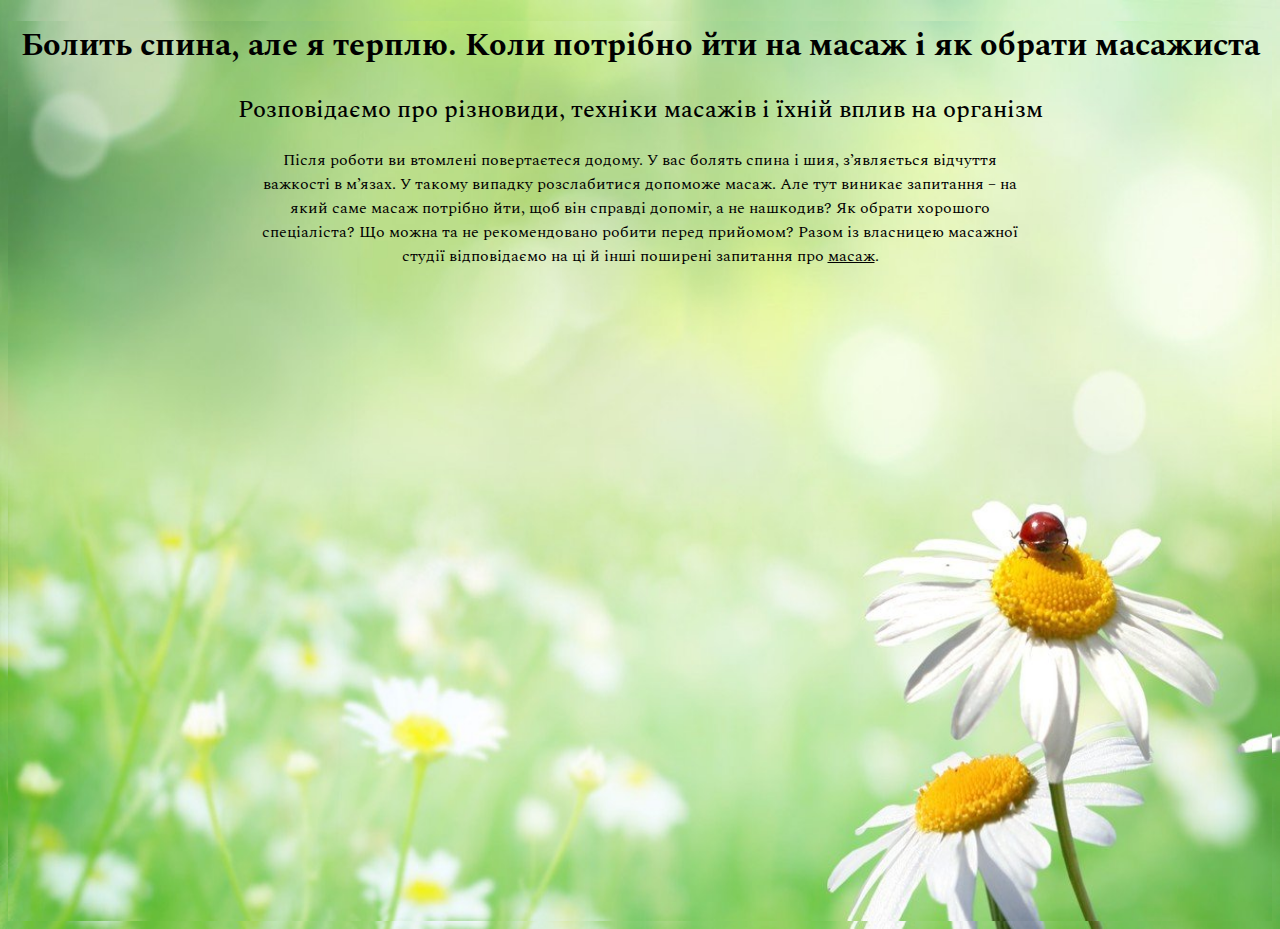
<file: hw2_background_fonts/index.html>
<!DOCTYPE html>
<html lang="en">
<head>
    <meta charset="UTF-8">
    <title>Document</title>
    <link rel="stylesheet" href="./css/styles.css">
</head>
<body>
    <h1>Болить спина, але я терплю. Коли потрібно йти на масаж і як обрати масажиста</h1>

    <h2>Розповідаємо про різновиди, техніки масажів і їхній вплив на організм</h2>

    <p class="">Після роботи ви втомлені повертаєтеся додому. У вас болять спина і шия, з’являється відчуття важкості в м’язах. У такому
    випадку розслабитися допоможе масаж. Але тут виникає запитання – на який саме масаж потрібно йти, щоб він справді
    допоміг, а не нашкодив? Як обрати хорошого спеціаліста? Що можна та не рекомендовано робити перед прийомом?
    Разом із власницею масажної студії відповідаємо на ці й інші поширені запитання про 
    <a href="https://www.the-village.com.ua/village/knowledge/health-knowledge/322485-use-pro-masazhi-ta-yak-obrati-masazhista" target="_blank" style="color:black;">масаж</a>.</p>
    
  
</body>
</html>
</file>
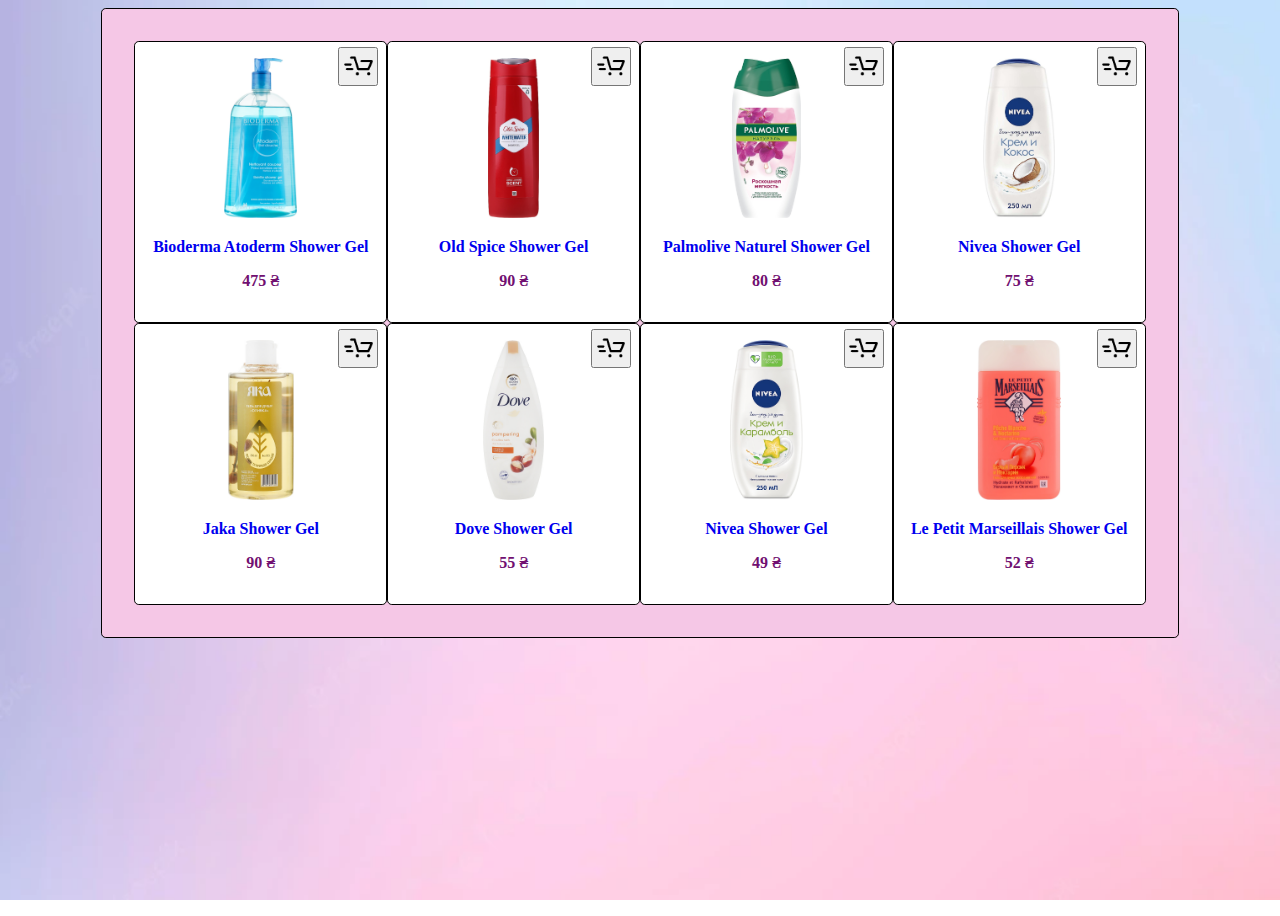
<file: hw3_display_inline-block/index.html>
<!DOCTYPE html>
<html lang="en">
<head>
    <meta charset="UTF-8">
    <title>Shop</title>
    <link rel="stylesheet" href="./css/styles.css">
</head>
<body>
 <div class="container">
     
     <div class="product">
         <div class="img_container"><img src="./images/1.jpg"></div>
         <p> <a href="https://makeup.com.ua/ua/product/469219/" target="_blank">Bioderma Atoderm Shower Gel</a></p>
         <p class="price">475 &#8372</p>
         <button class="add_to_cart"><img class="to_buy" src="./images/buy.png"></button>
     </div><!--
     --><div class="product">
        <div class="img_container"><img src="./images/2.jpg"></div>
        <p> <a href="https://makeup.com.ua/ua/product/78319/" target="_blank">Old Spice Shower Gel</a></p>
        <p class="price">90 &#8372</p>
        <button class="add_to_cart"><img class="to_buy" src="./images/buy.png"></button>
    </div><!--
    --><div class="product">
        <div class="img_container"><img src="./images/3.jpg"></div>
        <p> <a href="https://makeup.com.ua/ua/product/134615/" target="_blank">Palmolive Naturel Shower Gel</a></p>
        <p class="price">80 &#8372</p>
        <button class="add_to_cart"><img class="to_buy" src="./images/buy.png"></button>
    </div><!--
    --><div class="product">
        <div class="img_container"><img src="./images/4.jpg"></div>
        <p> <a href="https://makeup.com.ua/ua/product/178817/" target="_blank">Nivea Shower Gel</a></p>
        <p class="price">75 &#8372</p>
        <button class="add_to_cart"><img class="to_buy" src="./images/buy.png"></button>
    </div><!--
    --><div class="product">
        <div class="img_container"><img src="./images/5.jpg"></div>
        <p> <a href="https://makeup.com.ua/ua/product/135733/" target="_blank">Jaka Shower Gel</a></p>
        <p class="price">90 &#8372</p>
        <button class="add_to_cart"><img class="to_buy" src="./images/buy.png"></button>
    </div><!--
    --><div class="product">
        <div class="img_container"><img src="./images/6.jpg"></div>
        <p> <a href="https://makeup.com.ua/ua/product/115131/" target="_blank">Dove Shower Gel</a></p>
        <p class="price">55 &#8372</p>
        <button class="add_to_cart"><img class="to_buy" src="./images/buy.png"></button>
    </div><!--
    --><div class="product">
        <div class="img_container"><img src="./images/7.jpg"></div>
        <p> <a href="https://makeup.com.ua/ua/product/32465/" target="_blank">Nivea Shower Gel</a></p>
        <p class="price">49 &#8372</p>
        <button class="add_to_cart"><img class="to_buy" src="./images/buy.png"></button>
    </div><!--
    --><div class="product">
        <div class="img_container"><img src="./images/8.jpg"></div>
        <p> <a href="https://makeup.com.ua/ua/product/132901/" target="_blank">Le Petit Marseillais Shower Gel</a></p>
        <p class="price">52 &#8372</p>
        <button class="add_to_cart"><img class="to_buy" src="./images/buy.png"></button>
    </div>
 </div>  

    
</body>
</html>
</file>
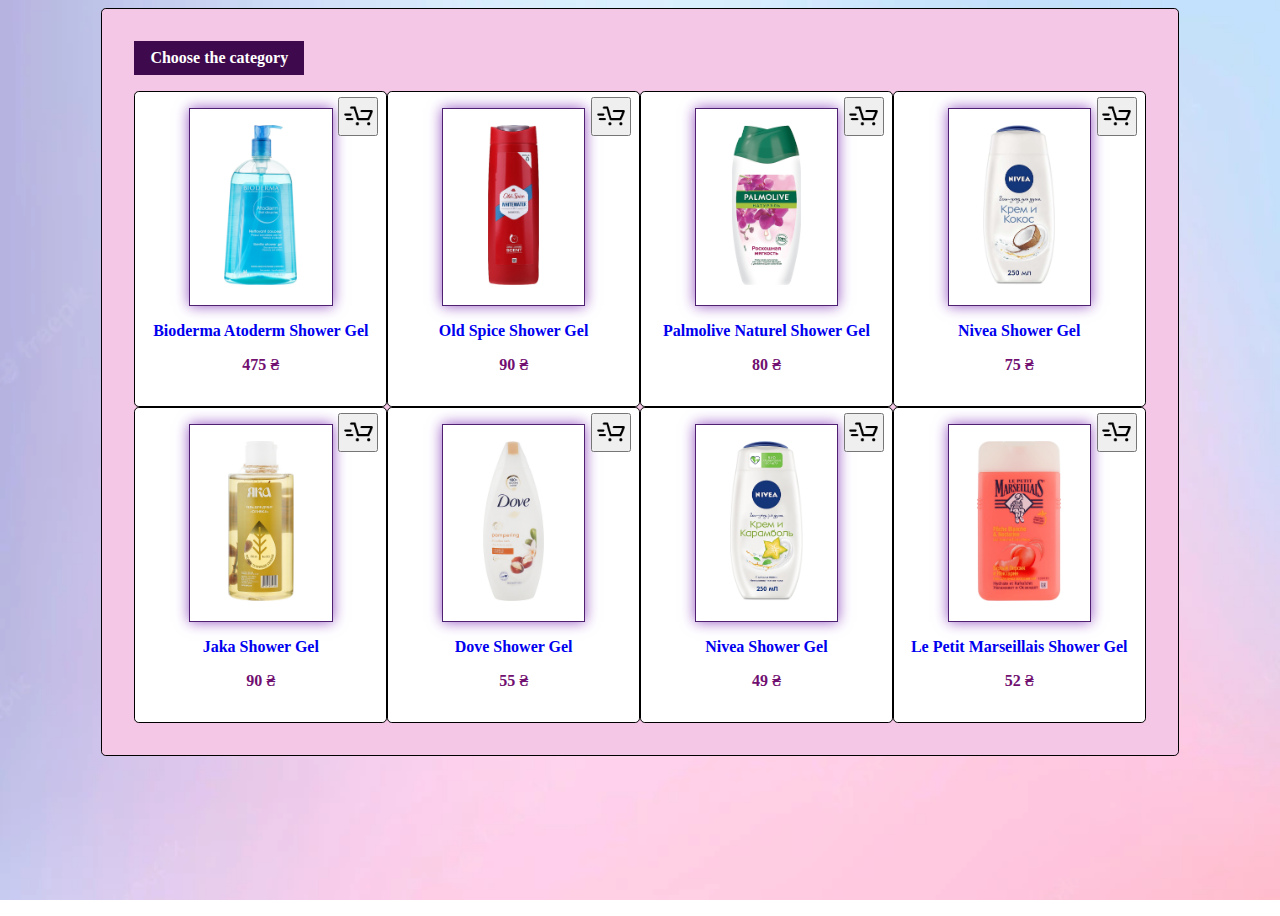
<file: hw4_hover/index.html>
<!DOCTYPE html>
<html lang="en">
<head>
    <meta charset="UTF-8">
    <title>Shop</title>
    <link rel="stylesheet" href="./css/styles.css">
</head>
<body>
 <div class="container">

     <div class="dropdown_block">
         <div class="dropdown">
            <div class="category" >Choose the category</div>
            <ul>
                <li>
                    <div>For man</div>
                    <ul>
                        <li>Old Spice</li>
                    </ul>
                </li>
                <li>
                    <div>For woman</div>
                    <ul>
                        <li>Dove</li>
                        <li>Jaka</li>
                        <li>Le Petit Marseillais</li>
                        <li>Nivea</li>
                        <li>Palmolive</li>
                    </ul>
                </li>
                <li>
                    <div>Unisex</div>
                    <ul>
                        <li>Bioderma</li>
                    </ul>
                </li>
            </ul>
         </div>    
     </div>
     
     <div class="product">
         <div class="img_container"><img src="./images/1.jpg"></div>
         <p> <a href="https://makeup.com.ua/ua/product/469219/" target="_blank">Bioderma Atoderm Shower Gel</a></p>
         <p class="price">475 &#8372</p>
         <button class="add_to_cart"><img class="to_buy" src="./images/buy.png"></button>
         <div class="shadow">
             <div class="button_wrapper">
                <button>Buy Now</button>
             </div>
         </div>
     </div><!--
     --><div class="product">
        <div class="img_container"><img src="./images/2.jpg"></div>
        <p> <a href="https://makeup.com.ua/ua/product/78319/" target="_blank">Old Spice Shower Gel</a></p>
        <p class="price">90 &#8372</p>
        <button class="add_to_cart"><img class="to_buy" src="./images/buy.png"></button>
        <div class="shadow">
            <div class="button_wrapper">
                <button>Buy Now</button>
            </div>
        </div>
    </div><!--
    --><div class="product">
        <div class="img_container"><img src="./images/3.jpg"></div>
        <p> <a href="https://makeup.com.ua/ua/product/134615/" target="_blank">Palmolive Naturel Shower Gel</a></p>
        <p class="price">80 &#8372</p>
        <button class="add_to_cart"><img class="to_buy" src="./images/buy.png"></button>
        <div class="shadow">
            <div class="button_wrapper">
                <button>Buy Now</button>
            </div>
        </div>
    </div><!--
    --><div class="product">
        <div class="img_container"><img src="./images/4.jpg"></div>
        <p> <a href="https://makeup.com.ua/ua/product/178817/" target="_blank">Nivea Shower Gel</a></p>
        <p class="price">75 &#8372</p>
        <button class="add_to_cart"><img class="to_buy" src="./images/buy.png"></button>
        <div class="shadow">
            <div class="button_wrapper">
                <button>Buy Now</button>
            </div>
        </div>
    </div><!--
    --><div class="product">
        <div class="img_container"><img src="./images/5.jpg"></div>
        <p> <a href="https://makeup.com.ua/ua/product/135733/" target="_blank">Jaka Shower Gel</a></p>
        <p class="price">90 &#8372</p>
        <button class="add_to_cart"><img class="to_buy" src="./images/buy.png"></button>
        <div class="shadow">
            <div class="button_wrapper">
                <button>Buy Now</button>
            </div>
        </div>
    </div><!--
    --><div class="product">
        <div class="img_container"><img src="./images/6.jpg"></div>
        <p> <a href="https://makeup.com.ua/ua/product/115131/" target="_blank">Dove Shower Gel</a></p>
        <p class="price">55 &#8372</p>
        <button class="add_to_cart"><img class="to_buy" src="./images/buy.png"></button>
        <div class="shadow">
            <div class="button_wrapper">
                <button>Buy Now</button>
            </div>
        </div>
    </div><!--
    --><div class="product">
        <div class="img_container"><img src="./images/7.jpg"></div>
        <p> <a href="https://makeup.com.ua/ua/product/32465/" target="_blank">Nivea Shower Gel</a></p>
        <p class="price">49 &#8372</p>
        <button class="add_to_cart"><img class="to_buy" src="./images/buy.png"></button>
        <div class="shadow">
            <div class="button_wrapper">
                <button>Buy Now</button>
            </div>
        </div>
    </div><!--
    --><div class="product">
        <div class="img_container"><img src="./images/8.jpg"></div>
        <p> <a href="https://makeup.com.ua/ua/product/132901/" target="_blank">Le Petit Marseillais Shower Gel</a></p>
        <p class="price">52 &#8372</p>
        <button class="add_to_cart"><img class="to_buy" src="./images/buy.png"></button>
        <div class="shadow">
            <div class="button_wrapper">
                <button>Buy Now</button>
            </div>
        </div>
    </div>
 </div>  

    
</body>
</html>
</file>
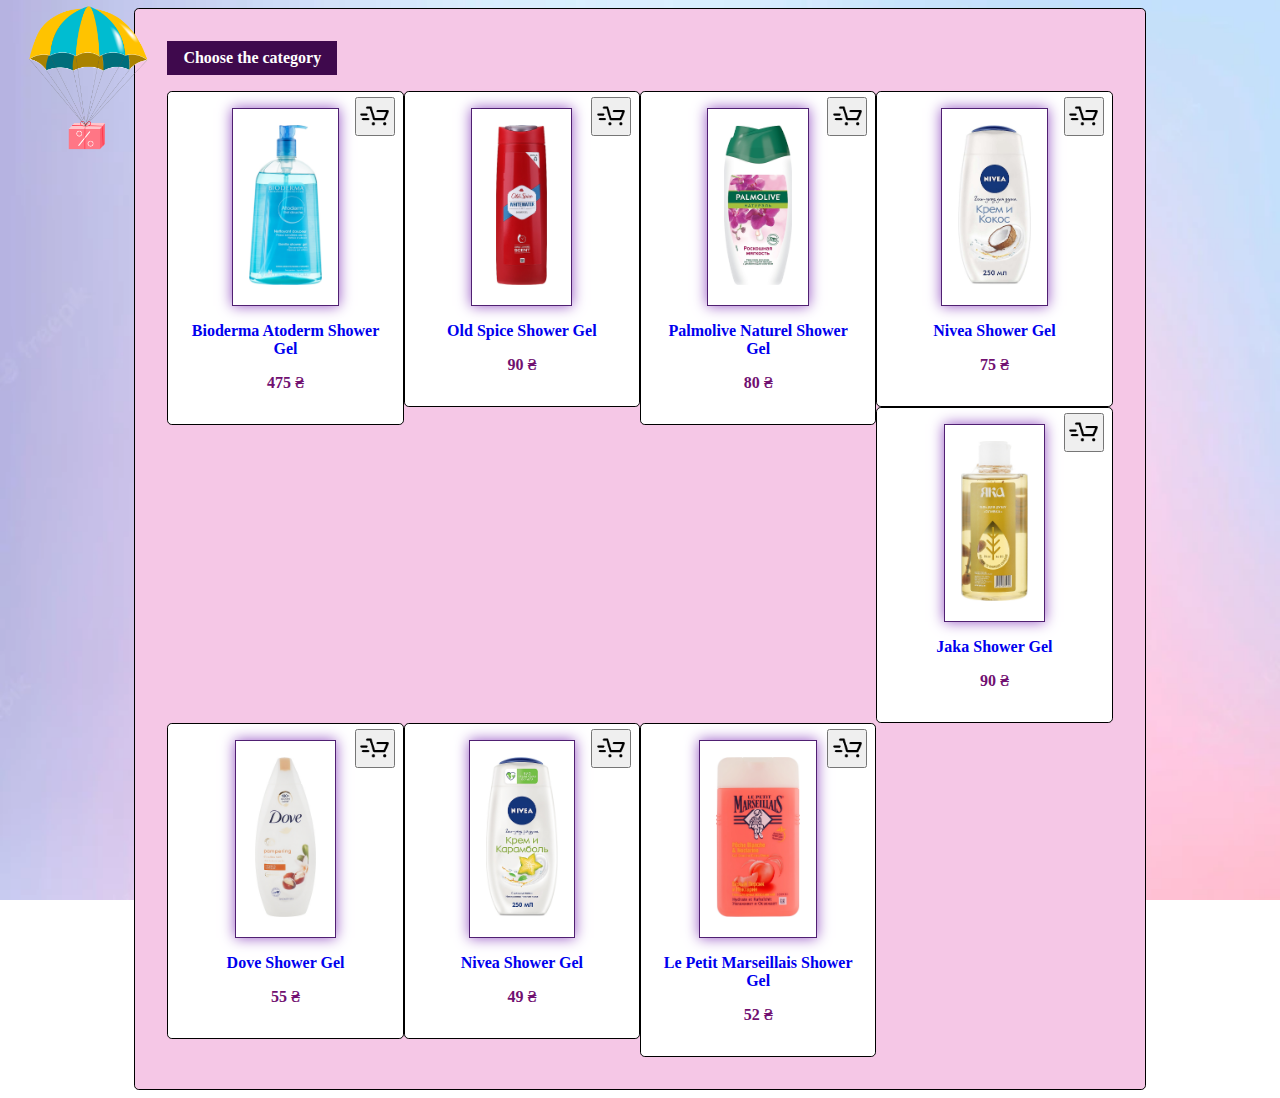
<file: hw5-float-transition/index.html>
<!DOCTYPE html>
<html lang="en">
<head>
    <meta charset="UTF-8">
    <title>Shop</title>
    <link rel="stylesheet" href="./css/styles.css">
</head>
<body>
 <div class="container clearfix">
     <div class="dropdown_block">
         <div class="dropdown" tabindex="0">
            <div class="category">Choose the category</div>
            <ul>
                <li>
                    <div>For man</div>
                </li>
                <li>
                    <div>For woman</div>
                </li>
                <li>
                    <div>Unisex</div>
                </li>
            </ul>
         </div>    
     </div>
     
     <div class="product">
         <div class="img_container"><img src="./images/1.jpg"></div>
         <p> <a href="https://makeup.com.ua/ua/product/469219/" target="_blank">Bioderma Atoderm Shower Gel</a></p>
         <p class="price">475 &#8372</p>
         <div class="more-info">При оформленні замовлення у вас є можливість здійснити оплату за допомогою платіжної картки Visa або Mastercard у нас на
        сайті. У цьому випадку ви не сплачуєте жодних додаткових комісій. Оплата замовлення здійснюється із забезпеченням повної безпеки платежів і захисту даних власників банківських карток. Банк партнер – Райффайзен Банк Аваль. Провайдер електронних платежів – компанія Український процесинговий центр (UPC).
        Оплата замовлення здійснюється через систему eCommerce Connect, що гарантує покупцям повну безпеку платежів і захист даних власників карток.
        </div>
         <button class="add_to_cart"><img class="to_buy" src="./images/buy.png"></button>
         <div class="shadow">
             <div class="button_wrapper">
                <button>Buy Now</button>
             </div>
         </div>
     </div>
     <div class="product">
        <div class="img_container"><img src="./images/2.jpg"></div>
        <p> <a href="https://makeup.com.ua/ua/product/78319/" target="_blank">Old Spice Shower Gel</a></p>
        <p class="price">90 &#8372</p>
        <div class="more-info">
            При оформленні замовлення у вас є можливість здійснити оплату за допомогою платіжної картки Visa
            або Mastercard у нас на сайті. У цьому випадку ви не сплачуєте жодних додаткових комісій. Оплата замовлення здійснюється із забезпеченням
            повної безпеки платежів і захисту даних власників банківських карток. Банк партнер – Райффайзен Банк Аваль.
            Провайдер електронних платежів – компанія Український процесинговий центр (UPC).
            Оплата замовлення здійснюється через систему eCommerce Connect, що гарантує покупцям повну безпеку платежів і захист
            даних власників карток.
        </div>
        <button class="add_to_cart"><img class="to_buy" src="./images/buy.png"></button>
        <div class="shadow">
            <div class="button_wrapper">
                <button>Buy Now</button>
            </div>
        </div>
    </div>
    <div class="product">
        <div class="img_container"><img src="./images/3.jpg"></div>
        <p> <a href="https://makeup.com.ua/ua/product/134615/" target="_blank">Palmolive Naturel Shower Gel</a></p>
        <p class="price">80 &#8372</p>
        <div class="more-info">
            При оформленні замовлення у вас є можливість здійснити оплату за допомогою платіжної картки Visa
            або Mastercard у нас на
            сайті. У цьому випадку ви не сплачуєте жодних додаткових комісій. Оплата замовлення здійснюється із забезпеченням
            повної безпеки платежів і захисту даних власників банківських карток. Банк партнер – Райффайзен Банк Аваль.
            Провайдер електронних платежів – компанія Український процесинговий центр (UPC).
            Оплата замовлення здійснюється через систему eCommerce Connect, що гарантує покупцям повну безпеку платежів і захист
            даних власників карток.
        </div>
        <button class="add_to_cart"><img class="to_buy" src="./images/buy.png"></button>
        <div class="shadow">
            <div class="button_wrapper">
                <button>Buy Now</button>
            </div>
        </div>
    </div>
    <div class="product">
        <div class="img_container"><img src="./images/4.jpg"></div>
        <p> <a href="https://makeup.com.ua/ua/product/178817/" target="_blank">Nivea Shower Gel</a></p>
        <p class="price">75 &#8372</p>
        <div class="more-info">
            При оформленні замовлення у вас є можливість здійснити оплату за допомогою платіжної картки Visa
            або Mastercard у нас на
            сайті. У цьому випадку ви не сплачуєте жодних додаткових комісій. Оплата замовлення здійснюється із забезпеченням
            повної безпеки платежів і захисту даних власників банківських карток. Банк партнер – Райффайзен Банк Аваль.
            Провайдер електронних платежів – компанія Український процесинговий центр (UPC).
            Оплата замовлення здійснюється через систему eCommerce Connect, що гарантує покупцям повну безпеку платежів і захист
            даних власників карток.
        </div>
        <button class="add_to_cart"><img class="to_buy" src="./images/buy.png"></button>
        <div class="shadow">
            <div class="button_wrapper">
                <button>Buy Now</button>
            </div>
        </div>
    </div>
    <div class="product">
        <div class="img_container"><img src="./images/5.jpg"></div>
        <p> <a href="https://makeup.com.ua/ua/product/135733/" target="_blank">Jaka Shower Gel</a></p>
        <p class="price">90 &#8372</p>
        <div class="more-info">
            При оформленні замовлення у вас є можливість здійснити оплату за допомогою платіжної картки Visa
            або Mastercard у нас на
            сайті. У цьому випадку ви не сплачуєте жодних додаткових комісій. Оплата замовлення здійснюється із забезпеченням
            повної безпеки платежів і захисту даних власників банківських карток. Банк партнер – Райффайзен Банк Аваль.
            Провайдер електронних платежів – компанія Український процесинговий центр (UPC).
            Оплата замовлення здійснюється через систему eCommerce Connect, що гарантує покупцям повну безпеку платежів і захист
            даних власників карток.
        </div>
        <button class="add_to_cart"><img class="to_buy" src="./images/buy.png"></button>
        <div class="shadow">
            <div class="button_wrapper">
                <button>Buy Now</button>
            </div>
        </div>
    </div>
    <div class="product">
        <div class="img_container"><img src="./images/6.jpg"></div>
        <p> <a href="https://makeup.com.ua/ua/product/115131/" target="_blank">Dove Shower Gel</a></p>
        <p class="price">55 &#8372</p>
        <div class="more-info">
            При оформленні замовлення у вас є можливість здійснити оплату за допомогою платіжної картки Visa
            або Mastercard у нас на сайті. У цьому випадку ви не сплачуєте жодних додаткових комісій. Оплата замовлення
            здійснюється із забезпеченням
            повної безпеки платежів і захисту даних власників банківських карток. Банк партнер – Райффайзен Банк Аваль.
            Провайдер електронних платежів – компанія Український процесинговий центр (UPC).
            Оплата замовлення здійснюється через систему eCommerce Connect, що гарантує покупцям повну безпеку платежів і захист
            даних власників карток.
        </div>
        <button class="add_to_cart"><img class="to_buy" src="./images/buy.png"></button>
        <div class="shadow">
            <div class="button_wrapper">
                <button>Buy Now</button>
            </div>
        </div>
    </div>
    <div class="product">
        <div class="img_container"><img src="./images/7.jpg"></div>
        <p> <a href="https://makeup.com.ua/ua/product/32465/" target="_blank">Nivea Shower Gel</a></p>
        <p class="price">49 &#8372</p>
        <div class="more-info">
            При оформленні замовлення у вас є можливість здійснити оплату за допомогою платіжної картки Visa
            або Mastercard у нас на сайті. У цьому випадку ви не сплачуєте жодних додаткових комісій. Оплата замовлення
            здійснюється із забезпеченням
            повної безпеки платежів і захисту даних власників банківських карток. Банк партнер – Райффайзен Банк Аваль.
            Провайдер електронних платежів – компанія Український процесинговий центр (UPC).
            Оплата замовлення здійснюється через систему eCommerce Connect, що гарантує покупцям повну безпеку платежів і захист
            даних власників карток.
        </div>
        <button class="add_to_cart"><img class="to_buy" src="./images/buy.png"></button>
        <div class="shadow">
            <div class="button_wrapper">
                <button>Buy Now</button>
            </div>
        </div>
    </div>
    <div class="product">
        <div class="img_container"><img src="./images/8.jpg"></div>
        <p> <a href="https://makeup.com.ua/ua/product/132901/" target="_blank">Le Petit Marseillais Shower Gel</a></p>
        <p class="price">52 &#8372</p>
        <div class="more-info">
            При оформленні замовлення у вас є можливість здійснити оплату за допомогою платіжної картки Visa
            або Mastercard у нас на сайті. У цьому випадку ви не сплачуєте жодних додаткових комісій. Оплата замовлення
            здійснюється із забезпеченням
            повної безпеки платежів і захисту даних власників банківських карток. Банк партнер – Райффайзен Банк Аваль.
            Провайдер електронних платежів – компанія Український процесинговий центр (UPC).
            Оплата замовлення здійснюється через систему eCommerce Connect, що гарантує покупцям повну безпеку платежів і захист
            даних власників карток.
        </div>
        <button class="add_to_cart"><img class="to_buy" src="./images/buy.png"></button>
        <div class="shadow">
            <div class="button_wrapper">
                <button>Buy Now</button>
            </div>
        </div>
    </div>
 </div> 
 <div class="parachute-block">
     <img src="./images/parachute.png" alt="">
 </div> 

    
</body>
</html>
</file>
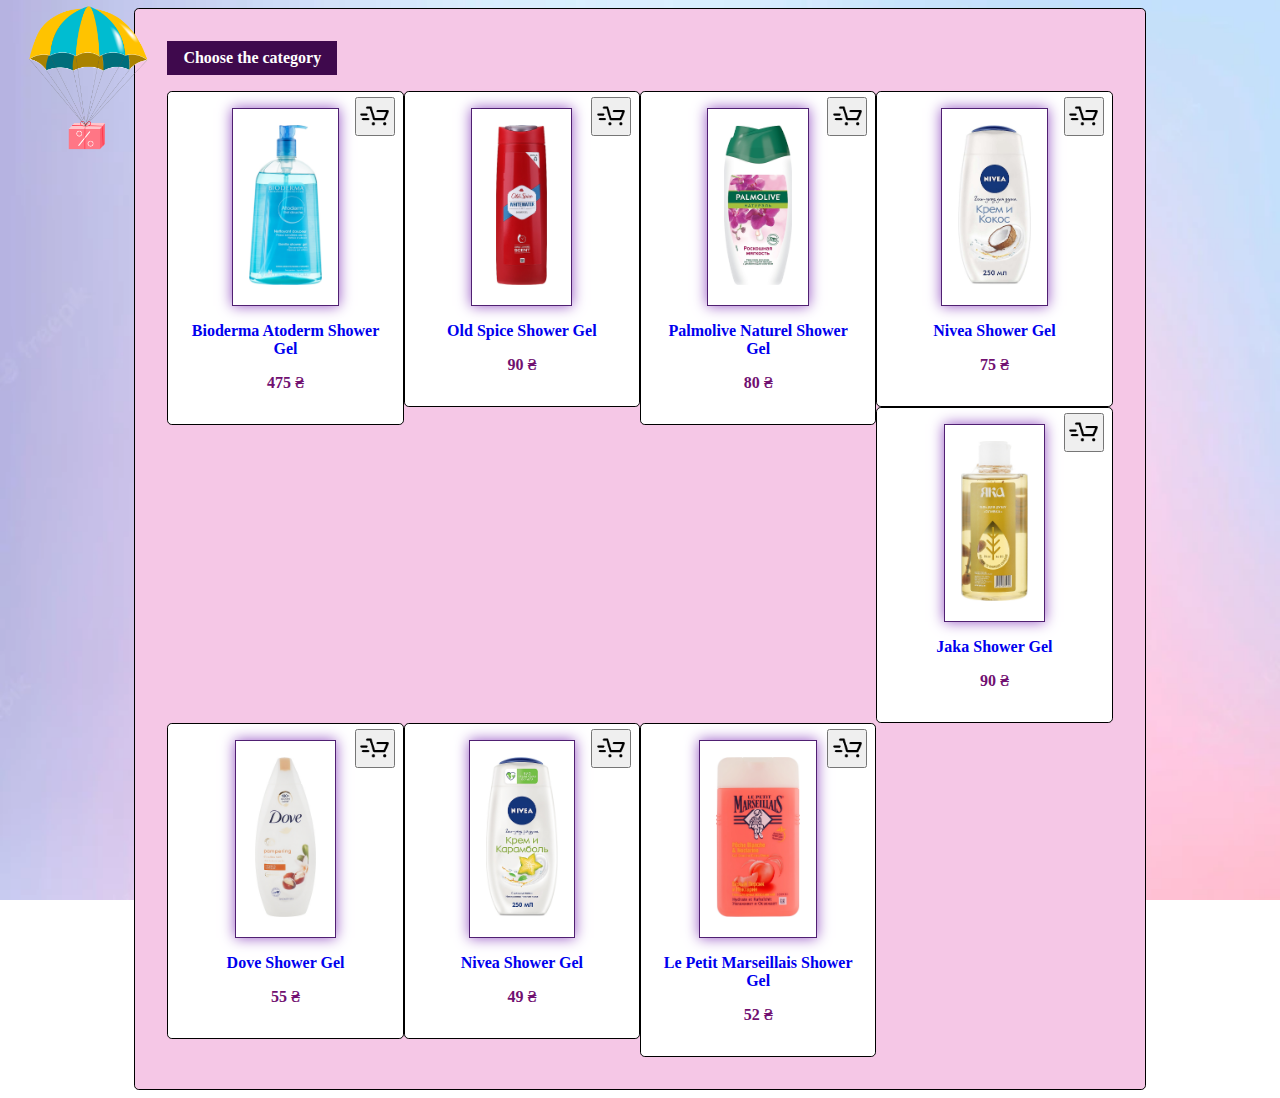
<file: hw5-with table/index.html>
<!DOCTYPE html>
<html lang="en">
<head>
    <meta charset="UTF-8">
    <title>Shop</title>
    <link rel="stylesheet" href="./css/styles.css">
</head>
<body>
 <div class="container clearfix">
     <!-- <table class="table table-striped table-bordered">
         <thead>
             <tr>
                 <th>№</th>
                 <th>Name</th>
                 <th>email</th>
             </tr>         
         </thead>
         <tbody>
             <tr><td>1</td> <td>Dima</td> <td>tyuh</td> <td> <i class="glyphicon glyphicon-envelope"></i></td></tr>
             <tr><td>1</td> <td colspan="2">Dima</td> <td></td></tr>
             <tr><td rowspan="2">1</td> <td rowspan="2">Dima</td> <td>tyuh</td> <td rowspan="2"></td></tr>
             <tr><td>tuj</td></tr>

         </tbody>
     </table> -->
     <div class="dropdown_block">
         <div class="dropdown" tabindex="0">
            <div class="category">Choose the category</div>
            <ul>
                <li tabindex="0">
                    <div>For man</div>
                    <!-- <ul>
                        <li>Old Spice</li>
                    </ul> -->
                </li>
                <li tabindex="0">
                    <div>For woman</div>
                    <!-- <ul>
                        <li>Dove</li>
                        <li>Jaka</li>
                        <li>Le Petit Marseillais</li>
                        <li>Nivea</li>
                        <li>Palmolive</li>
                    </ul> -->
                </li>
                <li tabindex="0">
                    <div>Unisex</div>
                    <!-- <ul>
                        <li>Bioderma</li>
                    </ul> -->
                </li>
            </ul>
         </div>    
     </div>
     
     <div class="product">
         <div class="img_container"><img src="./images/1.jpg"></div>
         <p> <a href="https://makeup.com.ua/ua/product/469219/" target="_blank">Bioderma Atoderm Shower Gel</a></p>
         <p class="price">475 &#8372</p>
         <div class="more-info">При оформленні замовлення у вас є можливість здійснити оплату за допомогою платіжної картки Visa або Mastercard у нас на
        сайті. У цьому випадку ви не сплачуєте жодних додаткових комісій. Оплата замовлення здійснюється із забезпеченням повної безпеки платежів і захисту даних власників банківських карток. Банк партнер – Райффайзен Банк Аваль. Провайдер електронних платежів – компанія Український процесинговий центр (UPC).
        Оплата замовлення здійснюється через систему eCommerce Connect, що гарантує покупцям повну безпеку платежів і захист даних власників карток.
        </div>
         <button class="add_to_cart"><img class="to_buy" src="./images/buy.png"></button>
         <div class="shadow">
             <div class="button_wrapper">
                <button>Buy Now</button>
             </div>
         </div>
     </div>
     <div class="product">
        <div class="img_container"><img src="./images/2.jpg"></div>
        <p> <a href="https://makeup.com.ua/ua/product/78319/" target="_blank">Old Spice Shower Gel</a></p>
        <p class="price">90 &#8372</p>
        <div class="more-info">
            При оформленні замовлення у вас є можливість здійснити оплату за допомогою платіжної картки Visa
            або Mastercard у нас на сайті. У цьому випадку ви не сплачуєте жодних додаткових комісій. Оплата замовлення здійснюється із забезпеченням
            повної безпеки платежів і захисту даних власників банківських карток. Банк партнер – Райффайзен Банк Аваль.
            Провайдер електронних платежів – компанія Український процесинговий центр (UPC).
            Оплата замовлення здійснюється через систему eCommerce Connect, що гарантує покупцям повну безпеку платежів і захист
            даних власників карток.
        </div>
        <button class="add_to_cart"><img class="to_buy" src="./images/buy.png"></button>
        <div class="shadow">
            <div class="button_wrapper">
                <button>Buy Now</button>
            </div>
        </div>
    </div>
    <div class="product">
        <div class="img_container"><img src="./images/3.jpg"></div>
        <p> <a href="https://makeup.com.ua/ua/product/134615/" target="_blank">Palmolive Naturel Shower Gel</a></p>
        <p class="price">80 &#8372</p>
        <div class="more-info">
            При оформленні замовлення у вас є можливість здійснити оплату за допомогою платіжної картки Visa
            або Mastercard у нас на
            сайті. У цьому випадку ви не сплачуєте жодних додаткових комісій. Оплата замовлення здійснюється із забезпеченням
            повної безпеки платежів і захисту даних власників банківських карток. Банк партнер – Райффайзен Банк Аваль.
            Провайдер електронних платежів – компанія Український процесинговий центр (UPC).
            Оплата замовлення здійснюється через систему eCommerce Connect, що гарантує покупцям повну безпеку платежів і захист
            даних власників карток.
        </div>
        <button class="add_to_cart"><img class="to_buy" src="./images/buy.png"></button>
        <div class="shadow">
            <div class="button_wrapper">
                <button>Buy Now</button>
            </div>
        </div>
    </div>
    <div class="product">
        <div class="img_container"><img src="./images/4.jpg"></div>
        <p> <a href="https://makeup.com.ua/ua/product/178817/" target="_blank">Nivea Shower Gel</a></p>
        <p class="price">75 &#8372</p>
        <div class="more-info">
            При оформленні замовлення у вас є можливість здійснити оплату за допомогою платіжної картки Visa
            або Mastercard у нас на
            сайті. У цьому випадку ви не сплачуєте жодних додаткових комісій. Оплата замовлення здійснюється із забезпеченням
            повної безпеки платежів і захисту даних власників банківських карток. Банк партнер – Райффайзен Банк Аваль.
            Провайдер електронних платежів – компанія Український процесинговий центр (UPC).
            Оплата замовлення здійснюється через систему eCommerce Connect, що гарантує покупцям повну безпеку платежів і захист
            даних власників карток.
        </div>
        <button class="add_to_cart"><img class="to_buy" src="./images/buy.png"></button>
        <div class="shadow">
            <div class="button_wrapper">
                <button>Buy Now</button>
            </div>
        </div>
    </div>
    <div class="product">
        <div class="img_container"><img src="./images/5.jpg"></div>
        <p> <a href="https://makeup.com.ua/ua/product/135733/" target="_blank">Jaka Shower Gel</a></p>
        <p class="price">90 &#8372</p>
        <div class="more-info">
            При оформленні замовлення у вас є можливість здійснити оплату за допомогою платіжної картки Visa
            або Mastercard у нас на
            сайті. У цьому випадку ви не сплачуєте жодних додаткових комісій. Оплата замовлення здійснюється із забезпеченням
            повної безпеки платежів і захисту даних власників банківських карток. Банк партнер – Райффайзен Банк Аваль.
            Провайдер електронних платежів – компанія Український процесинговий центр (UPC).
            Оплата замовлення здійснюється через систему eCommerce Connect, що гарантує покупцям повну безпеку платежів і захист
            даних власників карток.
        </div>
        <button class="add_to_cart"><img class="to_buy" src="./images/buy.png"></button>
        <div class="shadow">
            <div class="button_wrapper">
                <button>Buy Now</button>
            </div>
        </div>
    </div>
    <div class="product">
        <div class="img_container"><img src="./images/6.jpg"></div>
        <p> <a href="https://makeup.com.ua/ua/product/115131/" target="_blank">Dove Shower Gel</a></p>
        <p class="price">55 &#8372</p>
        <div class="more-info">
            При оформленні замовлення у вас є можливість здійснити оплату за допомогою платіжної картки Visa
            або Mastercard у нас на сайті. У цьому випадку ви не сплачуєте жодних додаткових комісій. Оплата замовлення
            здійснюється із забезпеченням
            повної безпеки платежів і захисту даних власників банківських карток. Банк партнер – Райффайзен Банк Аваль.
            Провайдер електронних платежів – компанія Український процесинговий центр (UPC).
            Оплата замовлення здійснюється через систему eCommerce Connect, що гарантує покупцям повну безпеку платежів і захист
            даних власників карток.
        </div>
        <button class="add_to_cart"><img class="to_buy" src="./images/buy.png"></button>
        <div class="shadow">
            <div class="button_wrapper">
                <button>Buy Now</button>
            </div>
        </div>
    </div>
    <div class="product">
        <div class="img_container"><img src="./images/7.jpg"></div>
        <p> <a href="https://makeup.com.ua/ua/product/32465/" target="_blank">Nivea Shower Gel</a></p>
        <p class="price">49 &#8372</p>
        <div class="more-info">
            При оформленні замовлення у вас є можливість здійснити оплату за допомогою платіжної картки Visa
            або Mastercard у нас на сайті. У цьому випадку ви не сплачуєте жодних додаткових комісій. Оплата замовлення
            здійснюється із забезпеченням
            повної безпеки платежів і захисту даних власників банківських карток. Банк партнер – Райффайзен Банк Аваль.
            Провайдер електронних платежів – компанія Український процесинговий центр (UPC).
            Оплата замовлення здійснюється через систему eCommerce Connect, що гарантує покупцям повну безпеку платежів і захист
            даних власників карток.
        </div>
        <button class="add_to_cart"><img class="to_buy" src="./images/buy.png"></button>
        <div class="shadow">
            <div class="button_wrapper">
                <button>Buy Now</button>
            </div>
        </div>
    </div>
    <div class="product">
        <div class="img_container"><img src="./images/8.jpg"></div>
        <p> <a href="https://makeup.com.ua/ua/product/132901/" target="_blank">Le Petit Marseillais Shower Gel</a></p>
        <p class="price">52 &#8372</p>
        <div class="more-info">
            При оформленні замовлення у вас є можливість здійснити оплату за допомогою платіжної картки Visa
            або Mastercard у нас на сайті. У цьому випадку ви не сплачуєте жодних додаткових комісій. Оплата замовлення
            здійснюється із забезпеченням
            повної безпеки платежів і захисту даних власників банківських карток. Банк партнер – Райффайзен Банк Аваль.
            Провайдер електронних платежів – компанія Український процесинговий центр (UPC).
            Оплата замовлення здійснюється через систему eCommerce Connect, що гарантує покупцям повну безпеку платежів і захист
            даних власників карток.
        </div>
        <button class="add_to_cart"><img class="to_buy" src="./images/buy.png"></button>
        <div class="shadow">
            <div class="button_wrapper">
                <button>Buy Now</button>
            </div>
        </div>
    </div>
 </div> 
 <div class="parachute-block">
     <img src="./images/parachute.png" alt="">
 </div> 

    
</body>
</html>
</file>
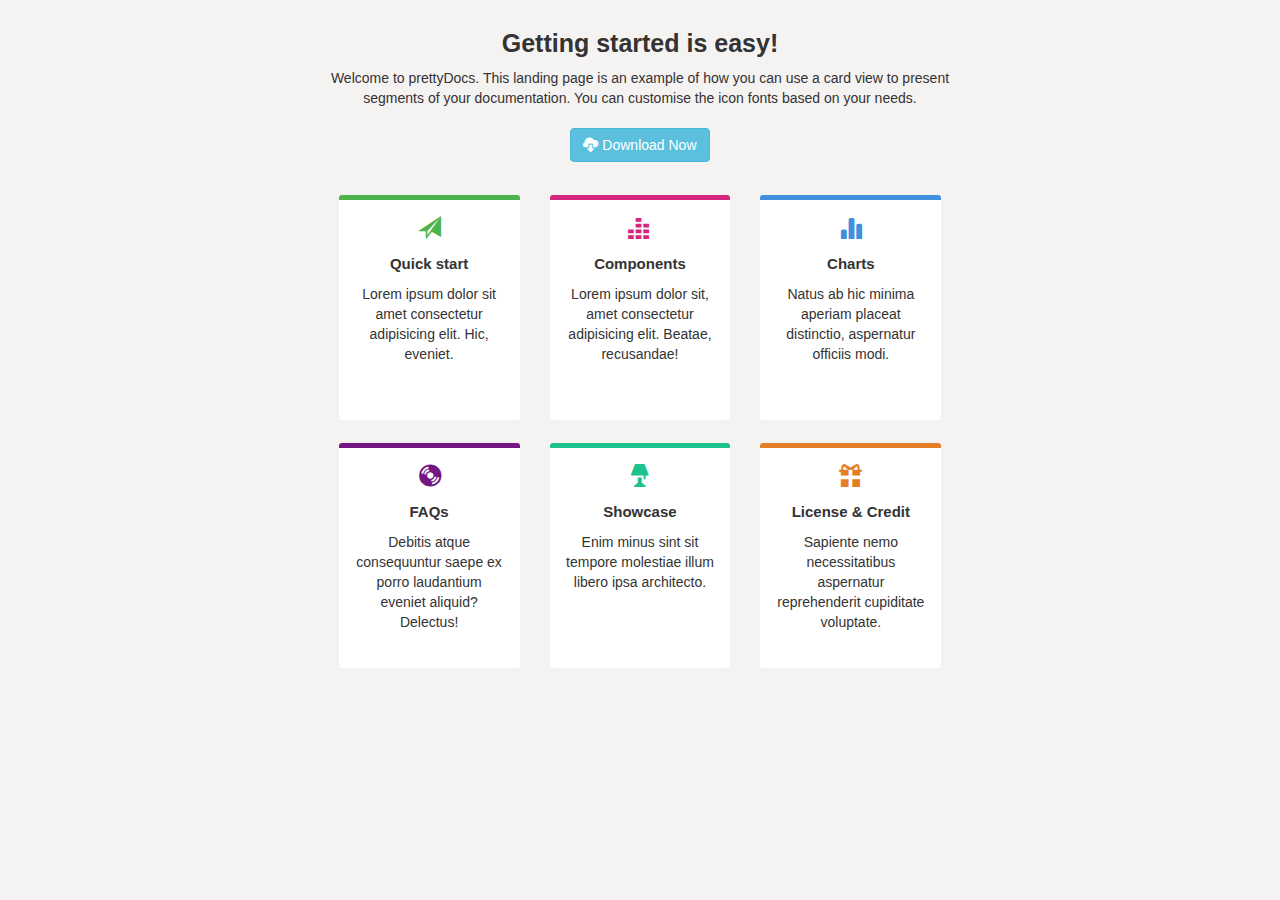
<file: hw6-bootstrap-grid/index.html>
<!DOCTYPE html>
<html lang="en">
<head>
    <meta charset="UTF-8">
    <meta http-equiv="X-UA-Compatible" content="IE=edge">
    <meta name="viewport" content="width=device-width, initial-scale=1.0">
    <title>PrettyDocs</title>
    <link rel="stylesheet" href="https://cdn.jsdelivr.net/npm/bootstrap@3.3.7/dist/css/bootstrap.min.css"
    integrity="sha384-BVYiiSIFeK1dGmJRAkycuHAHRg32OmUcww7on3RYdg4Va+PmSTsz/K68vbdEjh4u" crossorigin="anonymous">
    <link rel="stylesheet" href="./styles/styles.css">
</head>
<body>
    <div class="container">
    <div class="row col-lg-8 col-lg-offset-2">
        <div>
            <h1>Getting started is easy!</h1>
            <p>Welcome to prettyDocs. This landing page is an example of how you can use a card view to present 
            segments of your documentation. You can customise the icon fonts based on your needs.</p>
            <button class="btn btn-info"> <i class="glyphicon glyphicon-cloud-download"></i> Download Now</button>
        </div>
    </div>

    <div class="groups">
        <div class="row col-lg-8 col-lg-offset-2">
                <div class="quick-start col-lg-4 col-md-4 col-sm-6 col-xs-12">
                   <div class="product">
                        <p><i class="glyphicon glyphicon-send"></i></p>
                        <p class="name">Quick start</p>
                        <p>Lorem ipsum dolor sit amet consectetur adipisicing elit. Hic, eveniet.</p>
                   </div>
                </div>
                <div class="components col-lg-4 col-md-4 col-sm-6 col-xs-12">
                <div class="product">
                    <p><i class="glyphicon glyphicon-equalizer"></i></p>
                    <p class="name">Components</p>
                    <p>Lorem ipsum dolor sit, amet consectetur adipisicing elit. Beatae, recusandae!</p>
                </div>
                </div>
                <div class="charts col-lg-4 col-md-4 col-sm-6 col-xs-12">
                <div class="product">
                    <p><i class="glyphicon glyphicon-stats"></i></p>
                    <p class="name">Charts</p>
                    <p>Natus ab hic minima aperiam placeat distinctio, aspernatur officiis modi.</p>
                </div>
                </div>
                <div class="faqs col-lg-4 col-md-4 col-sm-6 col-xs-12">
                <div class="product">
                    <p><i class="glyphicon glyphicon-cd"></i></p>
                    <p class="name">FAQs</p>
                    <p>Debitis atque consequuntur saepe ex porro laudantium eveniet aliquid? Delectus!</p>
                </div>
                </div>
                <div class="showcase col-lg-4 col-md-4 col-sm-6 col-xs-12">
                <div class="product">
                    <p><i class="glyphicon glyphicon-lamp"></i></p>
                    <p class="name">Showcase</p>
                    <p>Enim minus sint sit tempore molestiae illum libero ipsa architecto.</p>
                </div>
                </div>
                <div class="license col-lg-4 col-md-4 col-sm-6 col-xs-12">
                <div class="product">
                    <p><i class="glyphicon glyphicon-gift"></i></p>
                    <p class="name">License & Credit</p>
                    <p>Sapiente nemo necessitatibus aspernatur reprehenderit cupiditate voluptate.</p>
                </div>
                </div>
            </div>
        </div>
    </div>
</body>
</html>
</file>
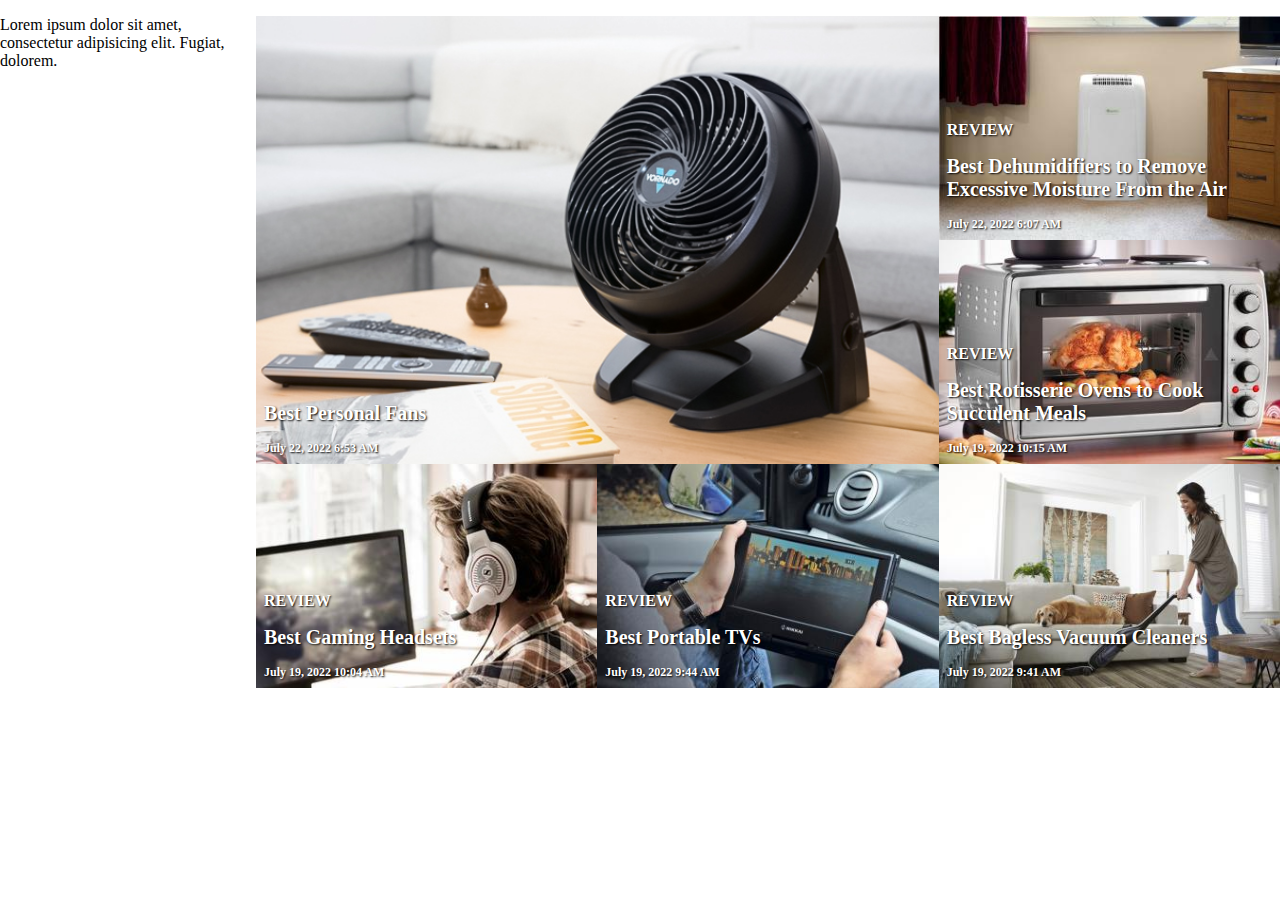
<file: hw8-scss-grid/index.html>
<!DOCTYPE html>
<html lang="en">
<head>
    <meta charset="UTF-8">
    <meta http-equiv="X-UA-Compatible" content="IE=edge">
    <meta name="viewport" content="width=device-width, initial-scale=1.0">
    <link rel="stylesheet" href="./styles/styles.css">
    <title>Document</title>
</head>
<body>
    <div class="container">
        <div class="menu">
            Lorem ipsum dolor sit amet, consectetur adipisicing elit. Fugiat, dolorem.
        </div>
        <div class="grid-images">
            <a href="#" class="fans-image">
                <p class="name">Best Personal Fans</p> 
                <p class="date">July 22, 2022 6:53 AM</p>
            </a>
            <a href="#" class="deh-image">
                <p>REVIEW</p>
                <p class="name">Best Dehumidifiers to Remove Excessive Moisture From the Air</p>
                <p class="date">July 22, 2022 6:07 AM</p>
            </a>
            <a href="#" class="oven-image">
                <p>REVIEW</p>
                <p class="name">Best Rotisserie Ovens to Cook Succulent Meals</p>
                <p class="date">July 19, 2022 10:15 AM</p>
            </a>
            <a href="#" class="hset-image">
                <p>REVIEW</p>
                <p class="name">Best Gaming Headsets</p>
                <p class="date">July 19, 2022 10:04 AM</p>
            </a>
            <a href="#" class="tv-image">
                <p>REVIEW</p>
                <p class="name">Best Portable TVs</p>
                <p class="date">July 19, 2022 9:44 AM</p>
            </a>
            <a href="#" class="vac-image">
                <p>REVIEW</p>
                <p class="name">Best Bagless Vacuum Cleaners</p>
                <p class="date">July 19, 2022 9:41 AM</p>  
            </a>
        </div>
    </div>
    
</body>
</html>
</file>
<file: hw2_background_fonts/css/styles.css>
@font-face {
    font-family: Spectral;
    src: url(../fonts/Spectral/Spectral-Regular.ttf);
    font-weight: 400;
}
@font-face {
    font-family: Spectral;
    src: url(../fonts/Spectral/Spectral-Bold.ttf);
    font-weight: 700;
}

@font-face {
    font-family: Spectral;
    src: url(../fonts/Spectral/Spectral-Medium.ttf);
    font-weight: 500;
}

html, body {
    background: url(../images/1616550741_58-p-letnii-fon-64.jpg);
    background-repeat: no-repeat;
    background-size: 100% 100%;
    min-height: 100vh;
    font-family: Spectral;
}

h1 {
text-align: center;
font-weight: 700;
}

h2 {
text-align: center;
font-weight: 500;
}

p {
text-align: center;
margin-left: 20%;
margin-right: 20%;
font-weight: 400;
}
</file>
<file: hw3_display_inline-block/css/styles.css>
html, body {
    background: url(../images/pastel-ombre-background-in-pink-and-purple_53876-120750.webp);
    background-repeat: no-repeat;
    background-size: 100% 100%;
    min-height: 100vh;
    background-attachment: fixed;
}

.container {
    background: rgb(245, 199, 230);
    width: 80%;
    margin: 0 auto;
    border: 1px solid black;
    padding: 2rem;
    text-align: center;
    border-radius: .3rem;
}
.product {
    background: white;
}

.container .product {
    padding: 1rem;
    border: 1px solid black;
    border-radius: .3rem;
    width: 25%;
    display: inline-block;
    box-sizing: border-box;
    vertical-align: top;
    position: relative;
}

.product .img_container img {
    max-width: 100%;
    max-height: 10rem;
}

.product .add_to_cart {
    width: 2.5rem;
    position: absolute;
    top: .3rem;
    right: .5rem;
}

.add_to_cart {
    padding: 0;
    padding-top: .2rem;
}

.to_buy {
    display: inline-block;
    box-sizing: border-box;
    max-width: 1.8rem;
}

a {
    text-decoration: none;
}

p {
    font-weight: 700;
    color: rgb(113, 16, 113);
}
</file>
<file: hw4_hover/css/styles.css>
html, body {
    background: url(../images/pastel-ombre-background-in-pink-and-purple_53876-120750.webp);
    background-repeat: no-repeat;
    background-size: 100% 100%;
    min-height: 100vh;
    background-attachment: fixed;
}

.container {
    background: rgb(245, 199, 230);
    width: 80%;
    margin: 0 auto;
    border: 1px solid black;
    padding: 2rem;
    text-align: center;
    border-radius: .3rem;
    max-width: 90rem;
}
.product {
    background: white;
    
}

.container .product {
    padding: 1rem;
    border: 1px solid black;
    border-radius: .3rem;
    width: 25%;
    display: inline-block;
    box-sizing: border-box;
    vertical-align: top;
    position: relative;
    min-width: 10rem;
}

.product .img_container img {
    max-width: 100%;
    max-height: 10rem;
   }

.product .add_to_cart {
    width: 2.5rem;
    position: absolute;
    top: .3rem;
    right: .5rem;
}

.add_to_cart {
    padding: 0;
    padding-top: .2rem;
}

.to_buy {
    display: inline-block;
    box-sizing: border-box;
    max-width: 1.8rem;
}

a {
    text-decoration: none;
}

p {
    font-weight: 700;
    color: rgb(113, 16, 113);
}

.product .img_container {
    border: 1px solid rgb(80, 32, 114);
    box-shadow: 0px 0px 13px rgb(150, 86, 196);
    display: inline-block;
    max-width: 70%;
    min-width: 50%;
    padding: 1rem;
}

.shadow {
    display: none;
}

.product:hover .shadow {
    display: block;
    position: absolute;
    top: 0;
    right: 0;
    bottom: 0;
    left: 0;
    background: rgba(0, 0, 0, 0.1);
}

.shadow .button_wrapper {
    position: absolute;
    top:calc(50% - 1rem);
    right: 0;
    left: 0;
    text-align: center;
}

.shadow .button_wrapper button {
    background: rgb(63, 9, 77);
    color: white;
    font-weight: 700;
    padding: .3rem 1.2rem;
    border-radius: .3rem;
}

.dropdown_block {
    text-align: left;
}
.dropdown_block .dropdown {
    display: inline-block;
    position: relative;  
    margin-bottom: 1rem;
    cursor: pointer;
}

.dropdown_block .dropdown div {
    font-weight: 700;
    display: inline-block;
}

.category {
    background: rgb(63, 9, 77);
    color: white;
    padding: .5rem 1rem;
}

.dropdown_block .dropdown ul {
    display: none;
    list-style-type: none;
    margin: 0;
    padding: 0;
    position: absolute;
    background: rgb(245, 199, 230);
    z-index: 1; 
    left: 0;
    right: 0;
}

.dropdown_block .dropdown:hover > ul {
    display: block;
}

.dropdown_block .dropdown ul li {
    font-weight: 700;
    color: rgb(63, 9, 77);
    border: 2px solid rgb(63, 9, 77);
    border-top: none;
    padding: .2rem 1rem;
    position: relative;

}
.dropdown_block .dropdown ul li:hover {
    background: white;
}

.dropdown_block .dropdown ul li:hover ul {
    position: absolute;
    left: 100%;
    display: block;
    top: 0;
    right: auto;
    border-top: 2px solid rgb(63, 9, 77);
}
</file>
<file: hw5-float-transition/css/styles.css>
html, body {
    background: url(../images/pastel-ombre-background-in-pink-and-purple_53876-120750.webp);
    background-repeat: no-repeat;
    background-size: 100% 100%;
    min-height: 100vh;
    background-attachment: fixed;
}

* {
    box-sizing: border-box;
}

.container {
    background: rgb(245, 199, 230);
    width: 80%;
    margin: 0 auto;
    border: 1px solid black;
    padding: 2rem;
    text-align: center;
    border-radius: .3rem;
    max-width: 90rem;
}

.product {
    background: white;
    
}

.container .product {
    padding: 1rem;
    border: 1px solid black;
    border-radius: .3rem;
    width: 25%;
    float: left;
    vertical-align: top;
    position: relative;
    min-width: 10rem;
}

.product .img_container img {
    max-width: 100%;
    max-height: 10rem;
    /* min-height: 5rem; */
   }

.product .add_to_cart {
    width: 2.5rem;
    position: absolute;
    top: .3rem;
    right: .5rem;
}

.add_to_cart {
    padding: 0;
    padding-top: .2rem;
}

.to_buy {
    display: inline-block;
    box-sizing: border-box;
    max-width: 1.8rem;
}

a {
    text-decoration: none;
}

p {
    font-weight: 700;
    color: rgb(113, 16, 113);
}

.product .img_container {
    border: 1px solid rgb(80, 32, 114);
    box-shadow: 0px 0px 13px rgb(150, 86, 196);
    display: inline-block;
    max-width: 70%;
    min-width: 50%;
    padding: 1rem;
}

.shadow {
    display: none;
}

.product:hover .shadow {
    display: block;
    position: absolute;
    top: 0;
    right: 0;
    bottom: 0;
    left: 0;
    background: rgba(0, 0, 0, 0.1);
}

.shadow .button_wrapper {
    position: absolute;
    /* top:calc(50% - 1rem); */
    top: 18%;
    right: 0;
    left: 0;
    text-align: center;
}

.shadow .button_wrapper button {
    background: rgb(63, 9, 77);
    color: white;
    font-weight: 700;
    padding: .3rem 1.2rem;
    border-radius: .3rem;
}

.container .product:hover {
    transform: scale(1.05);
    transition: transform .5s;
    z-index: 1;
}

.container .product .more-info {
    max-height: 0;
    overflow: hidden;
    margin: 0;
    text-align: left;
}

.container .product:hover .more-info{
    max-height: 30rem;
    transition: max-height .8s;
}


.dropdown_block {
    text-align: left;
}
.dropdown_block .dropdown {
    display: inline-block;
    position: relative;  
    margin-bottom: 1rem;
    cursor: pointer;
    font-weight: 700;
}

.category {
    background: rgb(63, 9, 77);
    color: white;
    padding: .5rem 1rem;
}

.dropdown_block .dropdown ul {
    max-height: 0;
    overflow: hidden;
    list-style-type: none;
    margin: 0;
    padding: 0;
    position: absolute;
    background: rgb(245, 199, 230);
    z-index: 1; 
    left: 0;
    right: 0;
}

.dropdown_block .dropdown:focus > ul {
    max-height: 30rem;
    transition: max-height 1s;
}

.dropdown_block .dropdown ul li {
    color: rgb(63, 9, 77);
    border: 2px solid rgb(63, 9, 77);
    border-top: none;
    padding: .2rem 1rem;
    position: relative;

}
.dropdown_block .dropdown ul li:hover {
    background: white;
}

.parachute-block {
    position: fixed;
    top: 0;
    z-index: 5;
    transition: top 5s;
}

.parachute-block img {
    max-height: 10rem;
}

body .container:hover + .parachute-block {
    top: 76%;
}

.clearfix:after {
    display: block;
    content: ' ';
    clear: both;
}

@media screen and (max-width: 640px) {
    .container .product {
        width: 100%;
    }

}

@media screen and (min-width: 640px) {
    .container .product {
        width: 50%;
    }

}

@media screen and (min-width: 900px) {
    .container .product {
        width: 33.333333%;
    }
    
}

@media screen and (min-width: 1200px) {
    .container .product {
        width: 25%;
    }

}
</file>
<file: hw5-with table/css/styles.css>
html, body {
    background: url(../images/pastel-ombre-background-in-pink-and-purple_53876-120750.webp);
    background-repeat: no-repeat;
    background-size: 100% 100%;
    min-height: 100vh;
    background-attachment: fixed;
}

* {
    box-sizing: border-box;
}

.container {
    background: rgb(245, 199, 230);
    width: 80%;
    margin: 0 auto;
    border: 1px solid black;
    padding: 2rem;
    text-align: center;
    border-radius: .3rem;
    max-width: 90rem;
}

.product {
    background: white;
    
}

.container .product {
    padding: 1rem;
    border: 1px solid black;
    border-radius: .3rem;
    width: 25%;
    float: left;
    vertical-align: top;
    position: relative;
    min-width: 10rem;
}

.product .img_container img {
    max-width: 100%;
    max-height: 10rem;
    /* min-height: 5rem; */
   }

.product .add_to_cart {
    width: 2.5rem;
    position: absolute;
    top: .3rem;
    right: .5rem;
}

.add_to_cart {
    padding: 0;
    padding-top: .2rem;
}

.to_buy {
    display: inline-block;
    box-sizing: border-box;
    max-width: 1.8rem;
}

a {
    text-decoration: none;
}

p {
    font-weight: 700;
    color: rgb(113, 16, 113);
}

.product .img_container {
    border: 1px solid rgb(80, 32, 114);
    box-shadow: 0px 0px 13px rgb(150, 86, 196);
    display: inline-block;
    max-width: 70%;
    min-width: 50%;
    padding: 1rem;
}

.shadow {
    display: none;
}

.product:hover .shadow {
    display: block;
    position: absolute;
    top: 0;
    right: 0;
    bottom: 0;
    left: 0;
    background: rgba(0, 0, 0, 0.1);
}

.shadow .button_wrapper {
    position: absolute;
    /* top:calc(50% - 1rem); */
    top: 18%;
    right: 0;
    left: 0;
    text-align: center;
}

.shadow .button_wrapper button {
    background: rgb(63, 9, 77);
    color: white;
    font-weight: 700;
    padding: .3rem 1.2rem;
    border-radius: .3rem;
}

.container .product:hover {
    transform: scale(1.05);
    transition: transform .5s;
    z-index: 1;
}

.container .product .more-info {
    max-height: 0;
    overflow: hidden;
    margin: 0;
    text-align: left;
}

.container .product:hover .more-info{
    max-height: 30rem;
    transition: max-height .8s;
}


.dropdown_block {
    text-align: left;
}
.dropdown_block .dropdown {
    display: inline-block;
    position: relative;  
    margin-bottom: 1rem;
    cursor: pointer;
    font-weight: 700;
}

.category {
    background: rgb(63, 9, 77);
    color: white;
    padding: .5rem 1rem;
}

.dropdown_block .dropdown ul {
    max-height: 0;
    overflow: hidden;
    list-style-type: none;
    margin: 0;
    padding: 0;
    position: absolute;
    background: rgb(245, 199, 230);
    z-index: 1; 
    left: 0;
    right: 0;
}

.dropdown_block .dropdown:focus > ul {
    max-height: 30rem;
    transition: max-height 1s;
}

.dropdown_block .dropdown ul li {
    color: rgb(63, 9, 77);
    border: 2px solid rgb(63, 9, 77);
    border-top: none;
    padding: .2rem 1rem;
    position: relative;

}
.dropdown_block .dropdown ul li:hover {
    background: white;
}

/* .dropdown_block .dropdown ul li:hover > ul {
    position: absolute;
    left: 100%;
    display: block;
    top: 0;
    right: auto;
    border-top: 2px solid rgb(63, 9, 77);
    top: -1px;
} */

.parachute-block {
    position: fixed;
    top: 0;
    z-index: 5;
    transition: top 5s;
}

.parachute-block img {
    max-height: 10rem;
}

body .container:hover + .parachute-block {
    top: 76%;
}

.clearfix:after {
    display: block;
    content: ' ';
    clear: both;
}

/* table {
    margin: 0 auto;
    border-spacing: 0;
    border-collapse: collapse;
}
table th, table td {
    padding: .3rem .7rem;
    border: 1px solid black;
} */

@media screen and (max-width: 640px) {
    .container .product {
        width: 100%;
    }

}

@media screen and (min-width: 640px) {
    .container .product {
        width: 50%;
    }

}

@media screen and (min-width: 900px) {
    .container .product {
        width: 33.333333%;
    }
    
}

@media screen and (min-width: 1200px) {
    .container .product {
        width: 25%;
    }

}
</file>
<file: hw6-bootstrap-grid/styles/styles.css>
* {
    box-sizing: border-box;
}

body {
    margin-top: 1rem;
    background: rgb(245, 242, 242);
    text-align: center;
}

.container {
    width: 80%;
}

.product {
    margin-top: 2.3rem;
    padding: 1.5rem; 
    min-height: 22.5rem;
    border-radius: .3rem;
    background: white;    
}

 i {
     font-size: 2.3rem;
 }

 .glyphicon-cloud-download {
     font-size: 1.5rem;
 }

 h1 {
    font-size: 2.5rem;
    font-weight: 700;
 }

 .btn {
     margin: 1rem;
 }

 .name {
     font-size: 1.5rem;
     font-weight: 700;
 }

 .quick-start .product {
     border-top: 5px solid rgb(75, 180, 75);
 }

.components .product {
     border-top: 5px solid rgb(213, 39, 126);
 }

 .charts .product {
     border-top: 5px solid rgb(64, 143, 221);
 }

 .faqs .product {
     border-top: 5px solid rgb(116, 23, 133);
 }
 
 .showcase .product {
     border-top: 5px solid rgb(29, 194, 142);
}
.license .product {
    border-top: 5px solid rgb(227, 126, 38);
}

.quick-start .product i {
    color:rgb(75, 180, 75);
}
.components .product i {
    color: rgb(213, 39, 126);
}
.charts .product i {
    color: rgb(64, 143, 221);
}
.faqs .product i {
    color: rgb(116, 23, 133);
}
.showcase .product i {
    color: rgb(29, 194, 142);
}
.license .product i {
    color: rgb(227, 126, 38);
}

.product:hover {
    background: rgb(233, 229, 229);
    cursor: pointer;
}

.quick-start .product:hover .name {
    color: rgb(75, 180, 75);
}
.components .product:hover .name {
    color: rgb(213, 39, 126);
}
.charts .product:hover .name {
    color: rgb(64, 143, 221);
}
.faqs .product:hover .name {
    color: rgb(116, 23, 133);
}
.showcase .product:hover .name {
    color: rgb(29, 194, 142);
}
.license .product:hover .name {
    color: rgb(227, 126, 38);
}
</file>
<file: hw8-scss-grid/styles/styles.css>
html body {
  margin: 0;
  padding: 0%;
  background: white;
}

* {
  -webkit-box-sizing: border-box;
          box-sizing: border-box;
}

.container {
  margin: 0 auto;
  margin-top: 1rem;
  max-width: 80rem;
  display: -webkit-box;
  display: -ms-flexbox;
  display: flex;
}

.container .menu {
  width: 20%;
}

.container .grid-images {
  width: 80%;
  display: -ms-grid;
  display: grid;
  -ms-grid-rows: 1fr 1fr 1fr;
  -ms-grid-columns: 1fr 1fr 1fr;
      grid-template: 1fr 1fr 1fr / 1fr 1fr 1fr;
}

.container .grid-images > a {
  display: -webkit-box;
  display: -ms-flexbox;
  display: flex;
  -webkit-box-orient: vertical;
  -webkit-box-direction: normal;
      -ms-flex-direction: column;
          flex-direction: column;
  -webkit-box-pack: end;
      -ms-flex-pack: end;
          justify-content: end;
  text-decoration: none;
}

.container .grid-images > a > p {
  margin: .5rem;
  font-weight: 700;
  color: white;
  text-shadow: 1px 1px 2px black;
}

.container .grid-images > a .name {
  font-size: 1.25rem;
}

.container .grid-images > a .name:hover {
  text-decoration: underline;
}

.container .grid-images > a .date {
  font-size: .75rem;
}

.container .grid-images .fans-image {
  background: url(../images/bigimage.jpg);
  background-size: cover;
  -ms-grid-row: 1;
  -ms-grid-row-span: 2;
  grid-row: 1/3;
  -ms-grid-column: 1;
  -ms-grid-column-span: 2;
  grid-column: 1/3;
}

.container .grid-images .deh-image {
  background: url(../images/dehumidifier.jpg);
  background-size: cover;
}

.container .grid-images .oven-image {
  background: url(../images/oven.jpg);
  background-size: cover;
}

.container .grid-images .hset-image {
  background: url(../images/headset.jpg);
  background-size: cover;
}

.container .grid-images .tv-image {
  background: url(../images/tv.jpg);
  background-size: cover;
}

.container .grid-images .vac-image {
  background: url(../images/vacuum.jpg);
  background-size: cover;
}

@media screen and (max-width: 640px) {
  .container .grid-images {
    width: 90%;
    margin: 0 auto;
    -ms-grid-rows: 1fr 1fr 1fr;
    -ms-grid-columns: 1fr 1fr;
        grid-template: 1fr 1fr 1fr / 1fr 1fr;
  }
  .container .menu {
    display: none;
  }
}

@media screen and (min-width: 640px) {
  .container .grid-images {
    width: 90%;
    margin: 0 auto;
    -ms-grid-rows: 1fr 1fr 1fr;
    -ms-grid-columns: 1fr 1fr 1fr;
        grid-template: 1fr 1fr 1fr / 1fr 1fr 1fr;
  }
  .container .menu {
    display: none;
  }
  .container .grid-images a {
    min-height: 10rem;
  }
}

@media screen and (min-width: 900px) {
  .container .grid-images {
    width: 80%;
    margin: 0 auto;
  }
  .container .menu {
    display: none;
  }
  .container .grid-images a {
    min-height: 14rem;
  }
}

@media screen and (min-width: 1200px) {
  .container .menu {
    display: block;
  }
}
/*# sourceMappingURL=styles.css.map */
</file>
